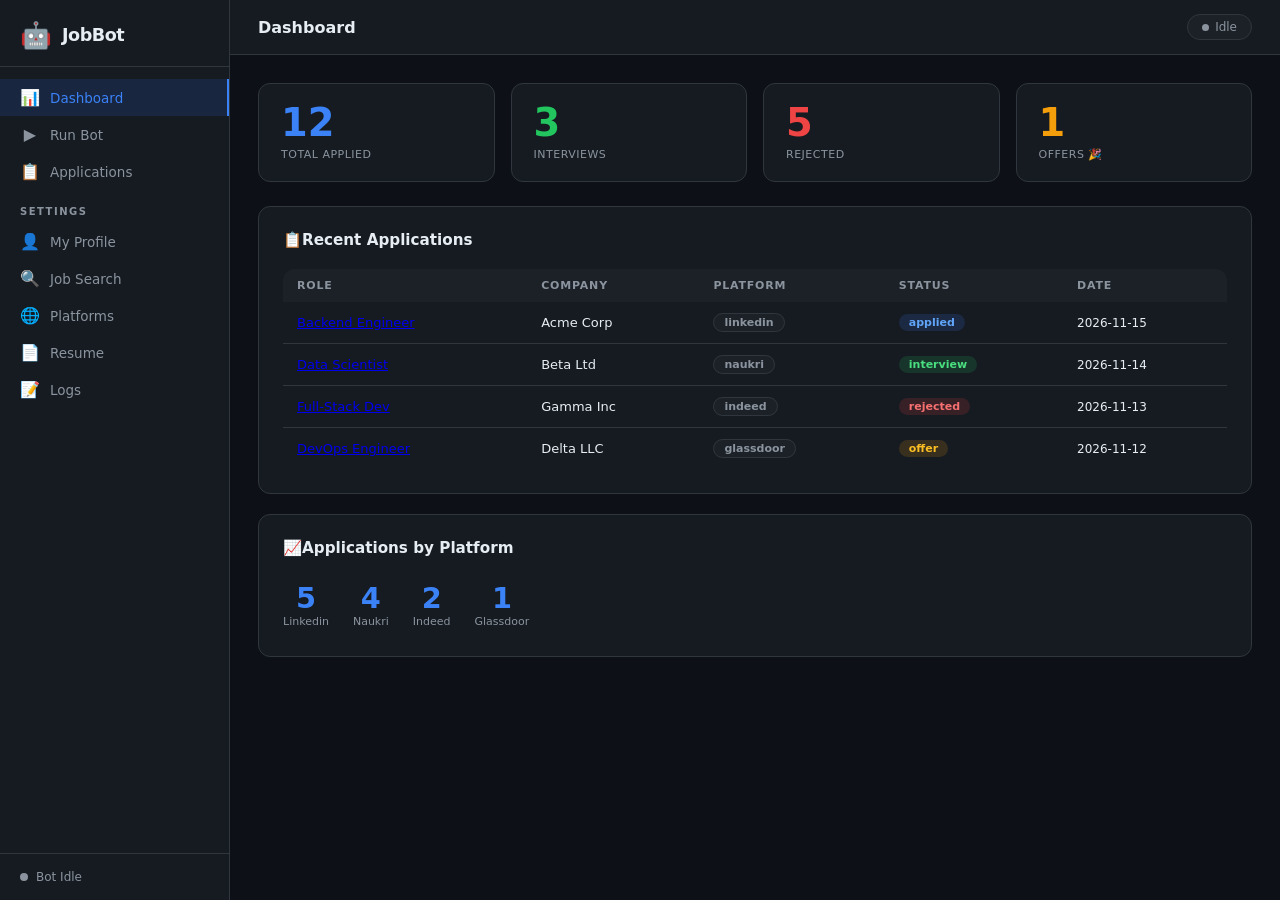
<file: job-applier-static.html>
<!DOCTYPE html>
<html lang="en">
<head>
<meta charset="UTF-8">
<meta name="viewport" content="width=device-width, initial-scale=1.0">
<title>Job Applier – Static Demo</title>
<style>
/* ------------------------------------------------------------
   Embedded CSS – same as web/static/css/style.css
   ------------------------------------------------------------ */
*, *::before, *::after { box-sizing: border-box; margin: 0; padding: 0; }
:root {
  --bg:        #0d1117;
  --bg2:       #161b22;
  --bg3:       #1c2128;
  --border:    #30363d;
  --accent:    #2563eb;
  --accent2:   #7c3aed;
  --green:     #22c55e;
  --red:       #ef4444;
  --yellow:    #f59e0b;
  --blue:      #3b82f6;
  --text:      #e6edf3;
  --muted:     #8b949e;
  --radius:    12px;
  --sidebar-w: 230px;
}
body { font-family: 'Inter', system-ui, sans-serif; background: var(--bg); color: var(--text); min-height: 100vh; display: flex; font-size: 14px; }
/* Sidebar */
.sidebar { width: var(--sidebar-w); min-height: 100vh; background: var(--bg2); border-right: 1px solid var(--border); display: flex; flex-direction: column; position: fixed; top: 0; left: 0; z-index: 100; transition: transform 0.25s; }
.sidebar-brand { display: flex; align-items: center; gap: 10px; padding: 20px 20px 16px; border-bottom: 1px solid var(--border); }
.brand-icon { font-size: 1.6rem; }
.brand-name { font-size: 1.1rem; font-weight: 700; letter-spacing: -0.5px; }
.sidebar-nav { flex: 1; padding: 12px 0; overflow-y: auto; }
.nav-section { font-size: 10px; font-weight: 600; letter-spacing: 1.5px; text-transform: uppercase; color: var(--muted); padding: 16px 20px 6px; }
.nav-item { display: flex; align-items: center; gap: 10px; padding: 9px 20px; color: var(--muted); cursor: pointer; border-radius: 0; transition: all 0.15s; text-decoration: none; font-size: 13.5px; }
.nav-item:hover { background: var(--bg3); color: var(--text); }
.nav-item.active { background: rgba(37,99,235,0.15); color: var(--blue); border-right: 2px solid var(--blue); }
.nav-icon { font-size: 1rem; width: 20px; text-align: center; }
.sidebar-footer { padding: 16px 20px; border-top: 1px solid var(--border); }
.bot-status { display: flex; align-items: center; gap: 8px; font-size: 12px; color: var(--muted); }
.status-dot { width: 8px; height: 8px; border-radius: 50%; }
.status-dot.idle { background: var(--muted); }
.status-dot.running { background: var(--green); animation: pulse 1.2s infinite; }
@keyframes pulse { 0%,100%{opacity:1;transform:scale(1);}50%{opacity:0.6;transform:scale(1.3);} }
/* Main */
.main { margin-left: var(--sidebar-w); flex: 1; display: flex; flex-direction: column; min-height: 100vh; }
.topbar { display: flex; align-items: center; gap: 12px; padding: 14px 28px; background: var(--bg2); border-bottom: 1px solid var(--border); position: sticky; top: 0; z-index: 50; }
.menu-toggle { display: none; background: none; border: none; color: var(--muted); font-size: 1.3rem; cursor: pointer; }
.topbar-title { font-size: 1rem; font-weight: 600; flex: 1; }
.bot-pill { display: flex; align-items: center; gap: 6px; background: var(--bg3); border: 1px solid var(--border); border-radius: 999px; padding: 5px 14px; font-size: 12px; color: var(--muted); }
.bot-pill .dot { width: 7px; height: 7px; border-radius: 50%; background: var(--muted); }
.bot-pill .dot.running { background: var(--green); animation: pulse 1.2s infinite; }
.page-content { padding: 28px; flex: 1; max-width: 1100px; width: 100%; }
/* Cards */
.card { background: var(--bg2); border: 1px solid var(--border); border-radius: var(--radius); padding: 24px; margin-bottom: 20px; }
.card-title { font-size: 0.95rem; font-weight: 600; margin-bottom: 20px; color: var(--text); }
/* Stats */
.stats-grid { display: grid; grid-template-columns: repeat(auto-fit, minmax(160px,1fr)); gap: 16px; margin-bottom: 24px; }
.stat-card { background: var(--bg2); border: 1px solid var(--border); border-radius: var(--radius); padding: 20px 22px; }
.stat-card .s-num { font-size: 2.4rem; font-weight: 800; line-height:1; }
.stat-card .s-label { font-size: 11px; color: var(--muted); margin-top: 6px; text-transform: uppercase; letter-spacing: 0.5px; }
.stat-card.blue .s-num { color: var(--blue); }
.stat-card.green .s-num { color: var(--green); }
.stat-card.red .s-num { color: var(--red); }
.stat-card.yellow .s-num { color: var(--yellow); }
/* Tables */
.table-wrap { overflow-x:auto; border-radius: var(--radius); }
table { width:100%; border-collapse:collapse; }
thead th { background: var(--bg3); padding:10px 14px; text-align:left; font-size:11px; text-transform:uppercase; letter-spacing:0.8px; color: var(--muted); font-weight:600; white-space:nowrap; }
tbody td { padding:11px 14px; border-bottom:1px solid var(--border); font-size:13px; }
tbody tr:last-child td { border-bottom:none; }
.badge { display:inline-block; padding:2px 10px; border-radius:999px; font-size:11px; font-weight:600; }
.badge-applied{background:rgba(59,130,246,0.15);color:#60a5fa;}
.badge-interview{background:rgba(34,197,94,0.15);color:#4ade80;}
.badge-rejected{background:rgba(239,68,68,0.15);color:#f87171;}
.badge-offer{background:rgba(245,158,11,0.15);color:#fbbf24;}
.badge-platform{background:var(--bg3);color:var(--muted);border:1px solid var(--border);}
/* Responsive */
@media (max-width:768px){ .sidebar{transform:translateX(-100%);} .sidebar.open{transform:translateX(0);} .main{margin-left:0;} .menu-toggle{display:block;} .form-grid{grid-template-columns:1fr;} .stats-grid{grid-template-columns:1fr 1fr;} .page-content{padding:16px;} }
</style>
</head>
<body>
<!-- Sidebar -->
<aside class="sidebar" id="sidebar">
  <div class="sidebar-brand">
    <span class="brand-icon">🤖</span>
    <span class="brand-name">JobBot</span>
  </div>
  <nav class="sidebar-nav">
    <a class="nav-item active" data-page="dashboard" onclick="navigate('dashboard',this)"><span class="nav-icon">📊</span>Dashboard</a>
    <a class="nav-item" data-page="run" onclick="navigate('run',this)"><span class="nav-icon">▶️</span>Run Bot</a>
    <a class="nav-item" data-page="applications" onclick="navigate('applications',this)"><span class="nav-icon">📋</span>Applications</a>
    <div class="nav-section">Settings</div>
    <a class="nav-item" data-page="profile" onclick="navigate('profile',this)"><span class="nav-icon">👤</span>My Profile</a>
    <a class="nav-item" data-page="search" onclick="navigate('search',this)"><span class="nav-icon">🔍</span>Job Search</a>
    <a class="nav-item" data-page="platforms" onclick="navigate('platforms',this)"><span class="nav-icon">🌐</span>Platforms</a>
    <a class="nav-item" data-page="resume" onclick="navigate('resume',this)"><span class="nav-icon">📄</span>Resume</a>
    <a class="nav-item" data-page="logs" onclick="navigate('logs',this)"><span class="nav-icon">📝</span>Logs</a>
  </nav>
  <div class="sidebar-footer">
    <div class="bot-status" id="bot-status-indicator"><span class="status-dot idle"></span><span class="status-text">Bot Idle</span></div>
  </div>
</aside>

<!-- Main Content -->
<main class="main">
  <div class="topbar">
    <button class="menu-toggle" onclick="toggleSidebar()">☰</button>
    <div class="topbar-title" id="page-title">Dashboard</div>
    <div class="topbar-actions"><div class="bot-pill" id="top-bot-pill"><span class="dot idle" id="top-dot"></span><span id="top-status-text">Idle</span></div></div>
  </div>
  <div class="page-content" id="page-content"></div>
</main>

<script>
/* ------------------------------------------------------------
   Embedded JS – static mock version (no backend)
   ------------------------------------------------------------ */
let currentPage = "dashboard";
let mockData = {
  stats: {
    total: 12,
    interviews: 3,
    rejected: 5,
    offers: 1,
    by_platform: {linkedin:5, naukri:4, indeed:2, glassdoor:1}
  },
  applications: [
    {id:1, job_title:"Backend Engineer", company:"Acme Corp", platform:"linkedin", status:"applied", date_applied:"2026-11-15", job_url:"#"},
    {id:2, job_title:"Data Scientist", company:"Beta Ltd", platform:"naukri", status:"interview", date_applied:"2026-11-14", job_url:"#"},
    {id:3, job_title:"Full‑Stack Dev", company:"Gamma Inc", platform:"indeed", status:"rejected", date_applied:"2026-11-13", job_url:"#"},
    {id:4, job_title:"DevOps Engineer", company:"Delta LLC", platform:"glassdoor", status:"offer", date_applied:"2026-11-12", job_url:"#"}
  ]
};

window.onload = () => { navigate('dashboard', document.querySelector('[data-page="dashboard"]')); };

function navigate(page, el) {
  currentPage = page;
  document.querySelectorAll('.nav-item').forEach(n=>n.classList.remove('active'));
  if (el) el.classList.add('active');
  document.getElementById('page-title').textContent = page.charAt(0).toUpperCase()+page.slice(1);
  const container = document.getElementById('page-content');
  container.innerHTML = '';
  const pages = {dashboard:renderDashboard, run:renderRun, applications:renderApplications, profile:renderProfile, search:renderSearch, platforms:renderPlatforms, resume:renderResume, logs:renderLogs};
  if (pages[page]) pages[page](container);
}

function toggleSidebar(){ document.getElementById('sidebar').classList.toggle('open'); }

function renderDashboard(container){
  container.innerHTML = `
    <div class="stats-grid" id="stat-cards">
      <div class="stat-card blue"><div class="s-num">${mockData.stats.total}</div><div class="s-label">Total Applied</div></div>
      <div class="stat-card green"><div class="s-num">${mockData.stats.interviews}</div><div class="s-label">Interviews</div></div>
      <div class="stat-card red"><div class="s-num">${mockData.stats.rejected}</div><div class="s-label">Rejected</div></div>
      <div class="stat-card yellow"><div class="s-num">${mockData.stats.offers}</div><div class="s-label">Offers 🎉</div></div>
    </div>
    <div class="card">
      <div class="card-title"><span>📋</span>Recent Applications</div>
      <div class="table-wrap"><table><thead><tr><th>Role</th><th>Company</th><th>Platform</th><th>Status</th><th>Date</th></tr></thead><tbody id="recent-tbody"></tbody></table></div>
    </div>
    <div class="card">
      <div class="card-title"><span>📈</span>Applications by Platform</div>
      <div id="platform-breakdown" style="display:flex;gap:24px;flex-wrap:wrap;padding:4px 0"></div>
    </div>`;
  const tbody = document.getElementById('recent-tbody');
  const recent = mockData.applications.slice(0,5);
  tbody.innerHTML = recent.map(a=>`<tr><td><a class="job-link" href="${a.job_url}">${a.job_title}</a></td><td>${a.company}</td><td><span class="badge badge-platform">${a.platform}</span></td><td><span class="badge badge-${a.status}">${a.status}</span></td><td class="text-muted" style="font-size:12px">${a.date_applied}</td></tr>`).join('');
  const pb = document.getElementById('platform-breakdown');
  pb.innerHTML = Object.entries(mockData.stats.by_platform).map(([pl,c])=>`<div style="text-align:center"><div style="font-size:1.8rem;font-weight:800;color:var(--blue)">${c}</div><div style="font-size:11px;color:var(--muted);text-transform:capitalize">${pl}</div></div>`).join('');
}

function renderRun(container){
  container.innerHTML = `
    <div class="card run-hero"><div class="hero-icon">🤖</div><h2>Auto Job Applier</h2><p>The bot will (in the real app) search, fill and submit applications automatically.</p><div class="run-controls"><button class="btn btn-green btn-lg" id="start-btn" onclick="startBot()">▶ Start Bot</button><button class="btn btn-red btn-lg" id="stop-btn" onclick="stopBot()" disabled>⏹ Stop</button></div></div>
    <div class="card"><div class="card-title"><span>📊</span>Session Progress</div><div style="display:flex;gap:32px;margin-bottom:16px;flex-wrap:wrap"><div><div style="font-size:1.6rem;font-weight:800;color:var(--blue)" id="run-applied">0</div><div class="text-muted" style="font-size:11px">Applied</div></div><div><div style="font-size:1.6rem;font-weight:800;color:var(--muted)" id="run-found">0</div><div class="text-muted" style="font-size:11px">Jobs Found</div></div><div style="flex:1;min-width:200px;display:flex;flex-direction:column;justify-content:center"><div class="text-muted" style="font-size:11px;margin-bottom:4px" id="run-current-job">Idle</div><div class="progress-bar-wrap"><div class="progress-bar" id="run-progress" style="width:0%"></div></div></div></div></div>
    <div class="card"><div class="card-title" style="display:flex;justify-content:space-between"><span>📝</span>Live Log</span><button class="btn btn-ghost" style="padding:4px 10px;font-size:12px" onclick="clearLog()">Clear</button></div><div class="log-box" id="run-log">(static demo – no live log)</div></div>`;
}

function startBot(){
  document.getElementById('start-btn').disabled=true;
  document.getElementById('stop-btn').disabled=false;
  document.getElementById('top-status-text').textContent='Running';
  document.getElementById('top-dot').classList.add('running');
  // mock progress
  let applied=0, found=5;
  document.getElementById('run-found').textContent=found;
  const interval=setInterval(()=>{
    if(applied>=found){clearInterval(interval); document.getElementById('stop-btn').click(); return;}
    applied++; document.getElementById('run-applied').textContent=applied; document.getElementById('run-current-job').textContent='Applying...';
    document.getElementById('run-progress').style.width=(applied/found*100)+'%';
  },800);
}
function stopBot(){
  document.getElementById('start-btn').disabled=false;
  document.getElementById('stop-btn').disabled=true;
  document.getElementById('top-status-text').textContent='Idle';
  document.getElementById('top-dot').classList.remove('running');
  document.getElementById('run-current-job').textContent='Idle';
}
function clearLog(){ document.getElementById('run-log').innerHTML=''; }

function renderApplications(container){
  container.innerHTML = `
    <div class="section-header"><h2>All Applications</h2><input id="app-search" placeholder="Search..." style="background:var(--bg2);border:1px solid var(--border);border-radius:8px;padding:7px 12px;color:var(--text);outline:none;font-family:inherit;font-size:13px;width:200px" oninput="filterTable()"></div>
    <div class="filter-bar" id="app-filters"><button class="filter-btn active" onclick="setAppFilter('all',this)">All</button><button class="filter-btn" onclick="setAppFilter('applied',this)">Applied</button><button class="filter-btn" onclick="setAppFilter('interview',this)">Interview</button><button class="filter-btn" onclick="setAppFilter('rejected',this)">Rejected</button><button class="filter-btn" onclick="setAppFilter('offer',this)">Offer</button></div>
    <div class="card" style="padding:0;overflow:hidden"><div class="table-wrap"><table><thead><tr><th>#</th><th>Role</th><th>Company</th><th>Location</th><th>Platform</th><th>Status</th><th>Date</th></tr></thead><tbody id="apps-tbody"></tbody></table></div></div>`;
  window._allApps = mockData.applications;
  window._appFilter='all';
  renderAppTable(window._allApps);
}
function renderAppTable(apps){
  const tbody=document.getElementById('apps-tbody');
  if(!apps.length){ tbody.innerHTML='<tr><td colspan="7" class="empty-state"><div class="e-icon">📭</div><p>No applications found.</p></td></tr>'; return; }
  tbody.innerHTML=apps.map((a,i)=>`<tr><td class="text-muted" style="font-size:12px">${i+1}</td><td><a class="job-link" href="${a.job_url}">${a.job_title}</a></td><td>${a.company}</td><td class="text-muted" style="font-size:12px">—</td><td><span class="badge badge-platform">${a.platform}</span></td><td><span class="badge badge-${a.status}">${a.status}</span></td><td class="text-muted" style="font-size:12px">${a.date_applied}</td></tr>`).join('');
}
function setAppFilter(status,btn){ document.querySelectorAll('.filter-btn').forEach(b=>b.classList.remove('active')); btn.classList.add('active'); window._appFilter=status; filterTable(); }
function filterTable(){ const q=(document.getElementById('app-search')?.value||'').toLowerCase(); const f=window._appFilter; let apps=window._allApps||[]; if(f!=='all') apps=apps.filter(a=>a.status===f); if(q) apps=apps.filter(a=>a.job_title.toLowerCase().includes(q)||a.company.toLowerCase().includes(q)||a.platform.toLowerCase().includes(q)); renderAppTable(apps); }

function renderProfile(container){ container.innerHTML='<div class="card"><div class="card-title"><span>👤</span>Profile (static demo)</div><p>Profile editing not available in static demo.</p></div>'; }
function renderSearch(container){ container.innerHTML='<div class="card"><div class="card-title"><span>🔍</span>Job Search (static demo)</div><p>Search config editing not available in static demo.</p></div>'; }
function renderPlatforms(container){ container.innerHTML='<div class="card"><div class="card-title"><span>🌐</span>Platforms (static demo)</div><p>Platform settings not available in static demo.</p></div>'; }
function renderResume(container){ container.innerHTML='<div class="card"><div class="card-title"><span>📄</span>Resume (static demo)</div><p>Upload not available – this is a static page.</p></div>'; }
function renderLogs(container){ container.innerHTML='<div class="card"><div class="card-title"><span>📝</span>Logs (static demo)</div><p>No logs – static demo.</p></div>'; }
</script>
</body>
</html>
</file>
